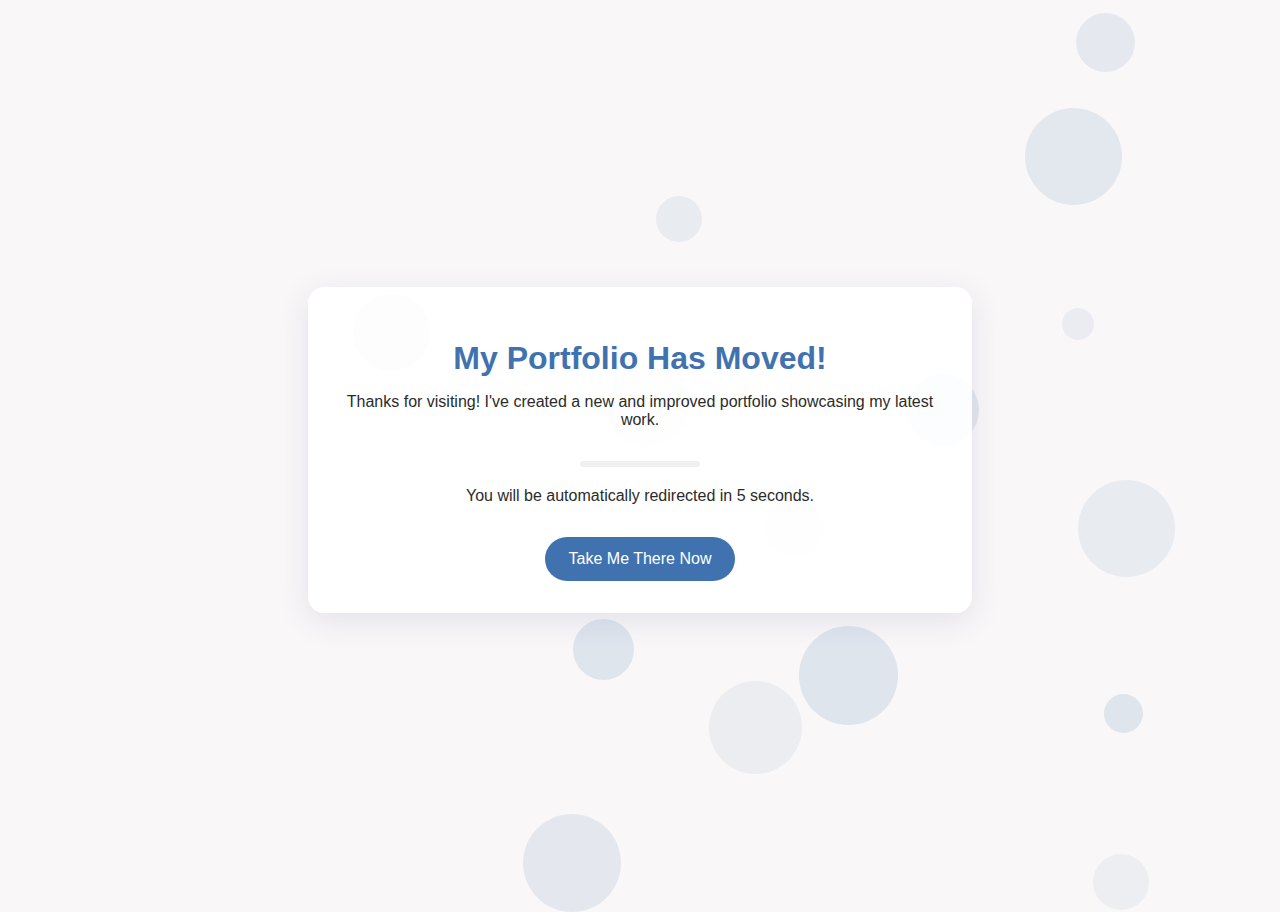
<file: index.html>
<!DOCTYPE html>
<html lang="en">
<head>
    <meta charset="UTF-8">
    <meta name="viewport" content="width=device-width, initial-scale=1.0">
    <title>Redirecting to My New Portfolio</title>
    <style>
        body {
            font-family: 'Segoe UI', Tahoma, Geneva, Verdana, sans-serif;
            background-color: #f9f7f7;
            display: flex;
            justify-content: center;
            align-items: center;
            height: 100vh;
            margin: 0;
            overflow: hidden;
            color: #2b2b2b;
        }

        .container {
            text-align: center;
            position: relative;
            z-index: 1;
            background-color: rgba(255, 255, 255, 0.9);
            padding: 2rem;
            border-radius: 1rem;
            box-shadow: 0 8px 32px rgba(31, 38, 135, 0.1);
            max-width: 600px;
            width: 90%;
        }

        h1 {
            margin-bottom: 1rem;
            color: #3f72af;
        }

        p {
            margin-bottom: 2rem;
        }

        .redirect-button {
            background-color: #3f72af;
            color: white;
            border: none;
            padding: 0.8rem 1.5rem;
            border-radius: 2rem;
            font-size: 1rem;
            cursor: pointer;
            transition: all 0.3s ease;
            text-decoration: none;
            display: inline-block;
        }

        .redirect-button:hover {
            background-color: #112d4e;
            transform: scale(1.05);
        }

        .countdown {
            margin-top: 1.5rem;
            font-size: 1.2rem;
            color: #3f72af;
        }

        .bubble {
            position: absolute;
            background-color: rgba(63, 114, 175, 0.2);
            border-radius: 50%;
            animation: float 8s infinite ease-in-out;
        }

        @keyframes float {
            0%, 100% {
                transform: translateY(0) translateX(0);
            }
            50% {
                transform: translateY(-20px) translateX(15px);
            }
        }

        .loader {
            width: 120px;
            height: 6px;
            background: #f0f0f0;
            margin: 20px auto;
            position: relative;
            overflow: hidden;
            border-radius: 3px;
        }

        .loader:before {
            content: "";
            position: absolute;
            left: -50%;
            height: 6px;
            width: 40%;
            background-color: #3f72af;
            animation: loading 2s linear infinite;
            border-radius: 3px;
        }

        @keyframes loading {
            from {
                left: -50%;
            }
            to {
                left: 100%;
            }
        }
    </style>
</head>
<body>
    <div class="container">
        <h1>My Portfolio Has Moved!</h1>
        <p>Thanks for visiting! I've created a new and improved portfolio showcasing my latest work.</p>
        <div class="loader"></div>
        <p>You will be automatically redirected in <span id="countdown">5</span> seconds.</p>
        <a href="https://kenziegill.framer.website/" id="redirect-link" class="redirect-button">Take Me There Now</a>
    </div>

    <script>
        // Replace this with your new portfolio URL
        const newPortfolioUrl = "https://kenziegill.framer.website/";
        
        // Set the redirect URL
        document.getElementById("redirect-link").href = newPortfolioUrl;
        
        // Create bubbles
        function createBubbles() {
            const numBubbles = 15;
            for (let i = 0; i < numBubbles; i++) {
                const bubble = document.createElement("div");
                bubble.classList.add("bubble");
                
                // Random size between 20px and 100px
                const size = Math.floor(Math.random() * 80) + 20;
                bubble.style.width = `${size}px`;
                bubble.style.height = `${size}px`;
                
                // Random position
                bubble.style.top = `${Math.random() * 100}%`;
                bubble.style.left = `${Math.random() * 100}%`;
                
                // Random animation delay
                bubble.style.animationDelay = `${Math.random() * 5}s`;
                
                // Random opacity
                bubble.style.opacity = Math.random() * 0.6 + 0.1;
                
                document.body.appendChild(bubble);
            }
        }
        
        // Countdown and redirect
        let secondsLeft = 5;
        const countdownElement = document.getElementById("countdown");
        
        function updateCountdown() {
            countdownElement.textContent = secondsLeft;
            
            if (secondsLeft <= 0) {
                window.location.href = newPortfolioUrl;
            } else {
                secondsLeft--;
                setTimeout(updateCountdown, 1000);
            }
        }
        
        // Initialize page
        document.addEventListener("DOMContentLoaded", () => {
            createBubbles();
            updateCountdown();
            
            // In case JavaScript is disabled or errors out, ensure the link works
            document.getElementById("redirect-link").addEventListener("click", function(e) {
                e.preventDefault();
                window.location.href = newPortfolioUrl;
            });
        });
    </script>
</body>
</html>
</file>
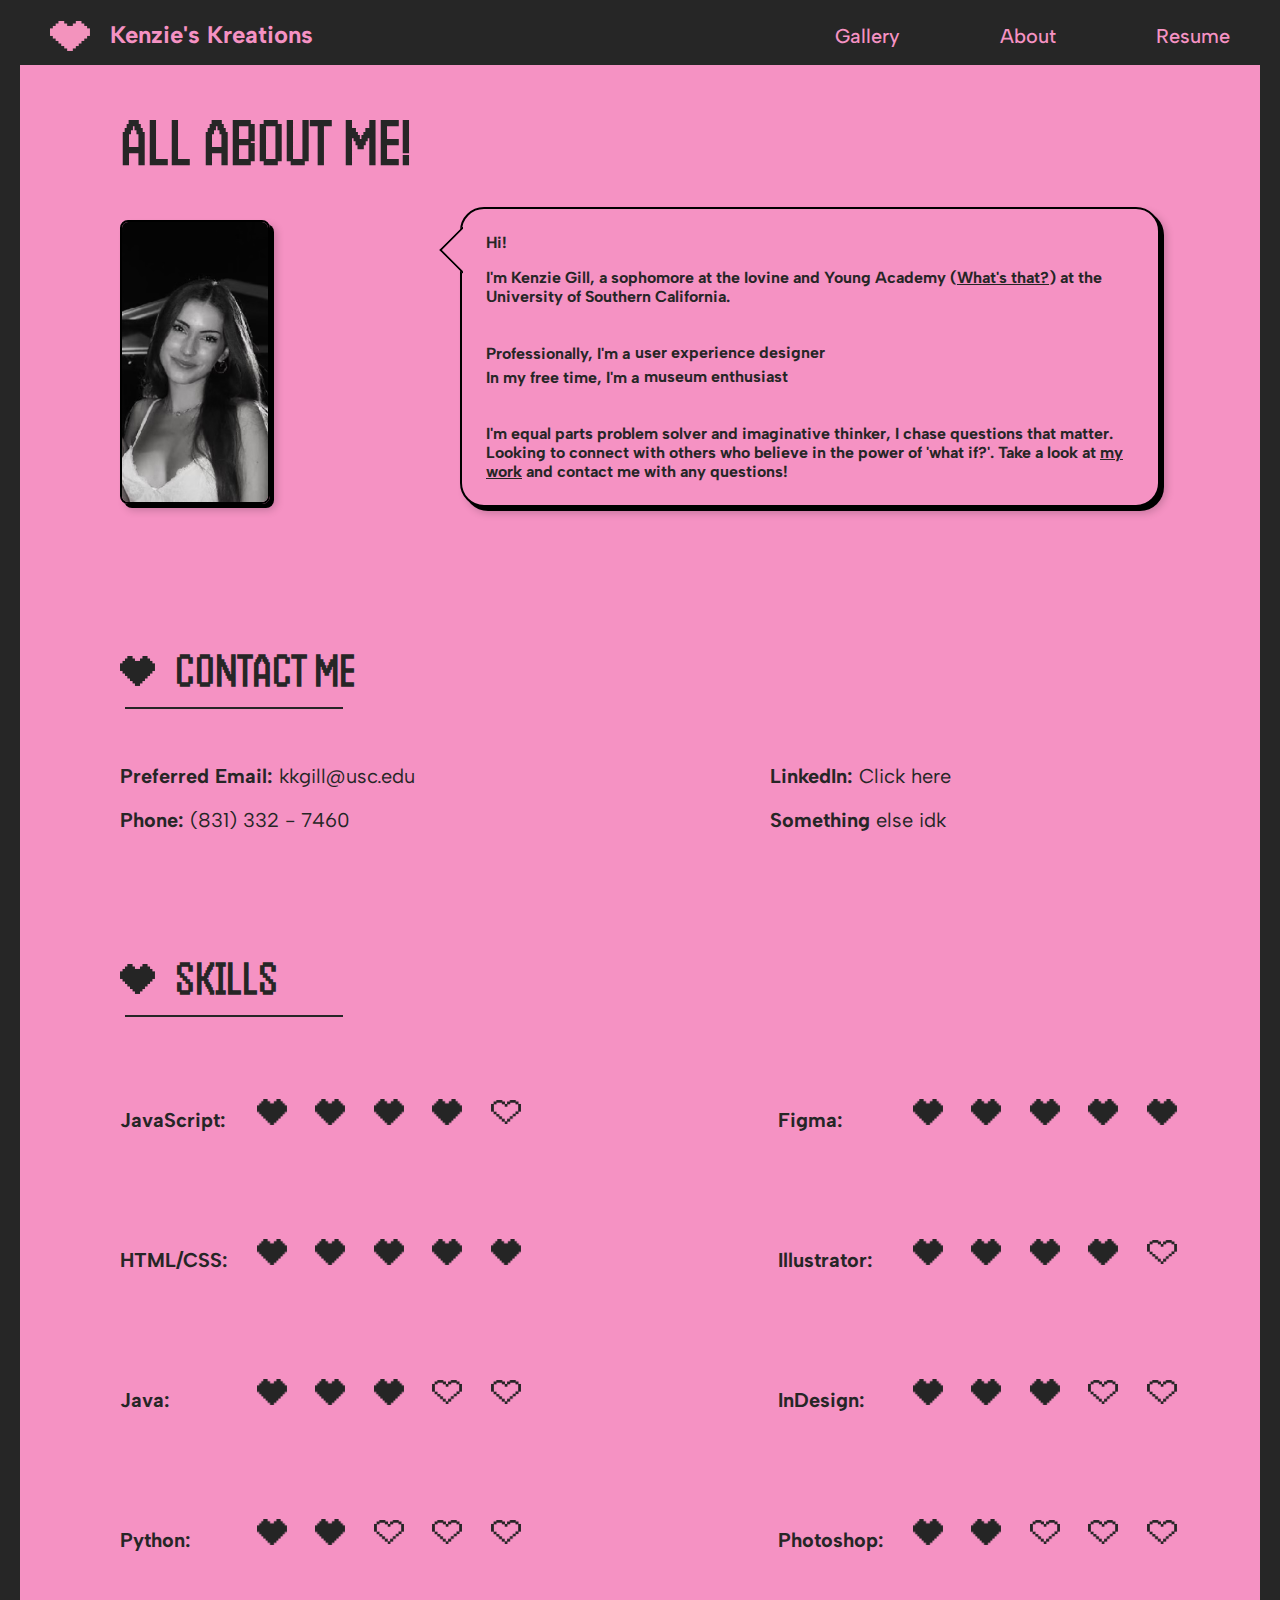
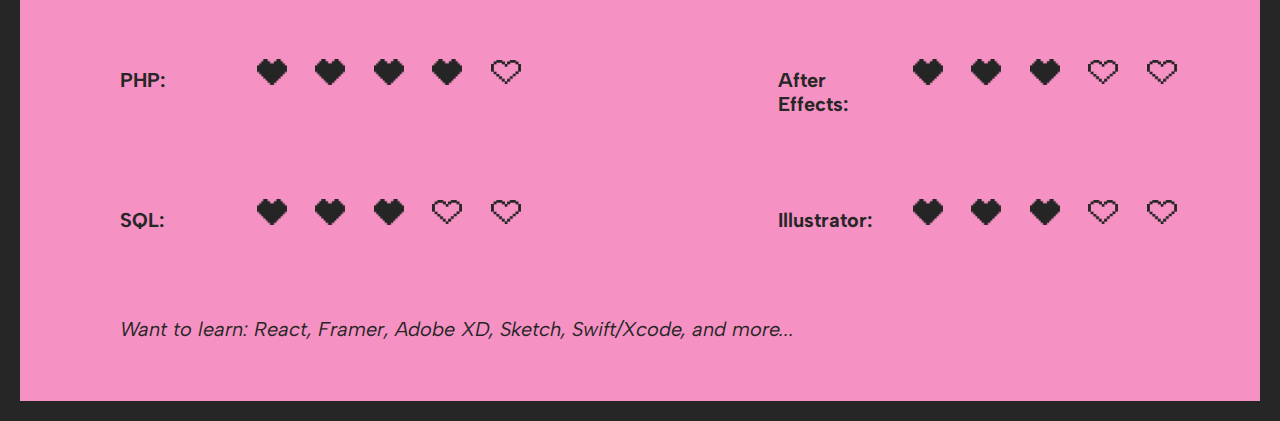
<file: about.html>
<!DOCTYPE html>
<html lang="en">
<head>
    <title>About/Contact Page - Kenzie's Kreations</title>
    <link rel="stylesheet" href="stylepage.css">
</head>
<body>
    <!-- Header Section -->
    <header class="header">

        <a href="landing.html" id="homelink"><div class="logo-title">
            <img src="pinkheart.png" alt="Logo" class="logo">
            <h1>Kenzie's Kreations</h1>
        </div> </a>
        <nav>
            <a href="gallery.html">Gallery</a>
            <a href="about.html">About</a>
            <a href="gallery.html">Resume</a>
        </nav>
    </header>

    <!-- Main Content Section -->
    <div class="content">
        <h2>ALL ABOUT ME!</h2>
        
        <!-- Profile and Introduction Section -->
        <div class="profile">
            <img src="mepic.png" alt="Profile Picture">
            <div class="speech-bubble-container">
                <div class="speech-bubble">
                  <p>Hi!</p>
                  <p>I'm Kenzie Gill, a sophomore at the Iovine and Young Academy (<a href="https://iovine-young.usc.edu/" target="_blank">What's that?</a>) at the University of Southern California.</p>
                  <br>
                  <div class="rotating-text">
                    Professionally, I'm a
                    <span class="word-container">
                        <span class="flip-word">user experience designer</span>
                        <span class="flip-word">front-end developer</span>
                        <span class="flip-word">researcher</span>
                        <span class="flip-word">user interface designer</span>
                        <span class="flip-word">product designer</span>
                        <span class="flip-word">graphic designer</span>
                    </span>
                    </div>    
                <div class="rotating-text">
                    In my free time, I'm a
                    <span class="word-container">
                        <span class="flip-word">museum enthusiast</span>
                        <span class="flip-word">beach volleyball player</span>
                        <span class="flip-word">coffee shope explorer</span>
                        <span class="flip-word">aquarium/zoo goer</span>
                        <span class="flip-word">wanna-be ceramist</span>
                        <span class="flip-word">hiker</span>
                        <span class="flip-word">plant hoarder</span>
                        <span class="flip-word">thrifter</span>
                    </span>
                    </div>  
                    <br>  
                  <p>I'm equal parts problem solver and imaginative thinker, I chase questions that matter. Looking to connect with others who believe in the power of 'what if?'. Take a look at <a href="gallery.html">my work</a> and contact me with any questions!</p>
                </div>
              </div>
        </div>

        <!-- Contact Section -->
        <div class="contact">
            <div class="about-header">
                <img src="blackheart.png">
                <h3>CONTACT ME</h3>
            </div>
            <hr style="margin-bottom: 50px;" color="#262626">
            
            <div class="contact-grid">
                <div class="contact-column">
                    <p class="contact-item"><strong>Preferred Email:</strong> <a href="mailto:kkgill@usc.edu">kkgill@usc.edu</a></p>
                    <p class="contact-item"><strong>Phone:</strong> (831) 332 - 7460</p>
                </div>
                <div class="contact-column">
                    <p class="contact-item"><strong>LinkedIn:</strong> <a href="https://www.linkedin.com/in/kenziebgill/" target="_blank">Click here</a></p>
                    <p class="contact-item"><strong>Something</strong> else idk</p>
                </div>
            </div>
        </div>

        <!-- Skills Section -->
        <div class="skills-section">
            <div class="about-header">
                <img src="blackheart.png">
                <h3>SKILLS</h3>
            </div>
            <hr color="#262626">
            
            <div class="skills">
                <div class="skill">
                    <span class="skill-name">JavaScript:</span>
                    <div class="heart-rating">
                        <img src="blackheart.png" alt="filled heart">
                        <img src="blackheart.png" alt="filled heart">
                        <img src="blackheart.png" alt="filled heart">
                        <img src="blackheart.png" alt="filled heart">
                        <img src="emptyheart.png" alt="empty heart">
                    </div>
                </div>

                <div class="skill">
                    <span class="skill-name">Figma:</span>
                    <div class="heart-rating">
                        <img src="blackheart.png" alt="filled heart">
                        <img src="blackheart.png" alt="filled heart">
                        <img src="blackheart.png" alt="filled heart">
                        <img src="blackheart.png" alt="filled heart">
                        <img src="blackheart.png" alt="filled heart">
                    </div>
                </div>
    
                <div class="skill">
                    <span class="skill-name">HTML/CSS:</span>
                    <div class="heart-rating">
                        <img src="blackheart.png" alt="filled heart">
                        <img src="blackheart.png" alt="filled heart">
                        <img src="blackheart.png" alt="filled heart">
                        <img src="blackheart.png" alt="filled heart">
                        <img src="blackheart.png" alt="filled heart">
                    </div>
                </div>
    
                <div class="skill">
                    <span class="skill-name">Illustrator:</span>
                    <div class="heart-rating">
                        <img src="blackheart.png" alt="filled heart">
                        <img src="blackheart.png" alt="filled heart">
                        <img src="blackheart.png" alt="filled heart">
                        <img src="blackheart.png" alt="filled heart">
                        <img src="emptyheart.png" alt="empty heart">
                    </div>
                </div>

                <div class="skill">
                    <span class="skill-name">Java:</span>
                    <div class="heart-rating">
                        <img src="blackheart.png" alt="filled heart">
                        <img src="blackheart.png" alt="filled heart">
                        <img src="blackheart.png" alt="filled heart">
                        <img src="emptyheart.png" alt="filled heart">
                        <img src="emptyheart.png" alt="empty heart">
                    </div>
                </div>
                <div class="skill">
                    <span class="skill-name">InDesign:</span>
                    <div class="heart-rating">
                        <img src="blackheart.png" alt="filled heart">
                        <img src="blackheart.png" alt="filled heart">
                        <img src="blackheart.png" alt="filled heart">
                        <img src="emptyheart.png" alt="filled heart">
                        <img src="emptyheart.png" alt="empty heart">
                    </div>
                </div>
                <div class="skill">
                    <span class="skill-name">Python:</span>
                    <div class="heart-rating">
                        <img src="blackheart.png" alt="filled heart">
                        <img src="blackheart.png" alt="filled heart">
                        <img src="emptyheart.png" alt="filled heart">
                        <img src="emptyheart.png" alt="filled heart">
                        <img src="emptyheart.png" alt="empty heart">
                    </div>
                </div>
                <div class="skill">
                    <span class="skill-name">Photoshop:</span>
                    <div class="heart-rating">
                        <img src="blackheart.png" alt="filled heart">
                        <img src="blackheart.png" alt="filled heart">
                        <img src="emptyheart.png" alt="filled heart">
                        <img src="emptyheart.png" alt="filled heart">
                        <img src="emptyheart.png" alt="empty heart">
                    </div>
                </div>
                <div class="skill">
                    <span class="skill-name">PHP:</span>
                    <div class="heart-rating">
                        <img src="blackheart.png" alt="filled heart">
                        <img src="blackheart.png" alt="filled heart">
                        <img src="blackheart.png" alt="filled heart">
                        <img src="blackheart.png" alt="filled heart">
                        <img src="emptyheart.png" alt="empty heart">
                    </div>
                </div>
                <div class="skill">
                    <span class="skill-name">After Effects:</span>
                    <div class="heart-rating">
                        <img src="blackheart.png" alt="filled heart">
                        <img src="blackheart.png" alt="filled heart">
                        <img src="blackheart.png" alt="filled heart">
                        <img src="emptyheart.png" alt="filled heart">
                        <img src="emptyheart.png" alt="empty heart">
                    </div>
                </div>
                <div class="skill">
                    <span class="skill-name">SQL:</span>
                    <div class="heart-rating">
                        <img src="blackheart.png" alt="filled heart">
                        <img src="blackheart.png" alt="filled heart">
                        <img src="blackheart.png" alt="filled heart">
                        <img src="emptyheart.png" alt="filled heart">
                        <img src="emptyheart.png" alt="empty heart">
                    </div>
                </div>
                <div class="skill">
                    <span class="skill-name">Illustrator:</span>
                    <div class="heart-rating">
                        <img src="blackheart.png" alt="filled heart">
                        <img src="blackheart.png" alt="filled heart">
                        <img src="blackheart.png" alt="filled heart">
                        <img src="emptyheart.png" alt="filled heart">
                        <img src="emptyheart.png" alt="empty heart">
                    </div>
                </div>
            </div>

            <!-- Add remaining skills similarly -->
        </div>

        <!-- Learn Section -->
        <div class="learn-section">
            <p>Want to learn: React, Framer, Adobe XD, Sketch, Swift/Xcode, and more...</p>
        </div>
    </div>
    <script src="java.js"></script>
</body>
</html>
</file>
<file: stylepage.css>
@import url('https://fonts.googleapis.com/css2?family=Baskervville:ital@0;1&family=Bebas+Neue&family=Cormorant+Garamond:ital,wght@0,300;0,400;0,500;0,600;0,700;1,300;1,400;1,500;1,600;1,700&family=DM+Serif+Display:ital@0;1&family=Handjet:wght@100..900&display=swap');
@import url('https://fonts.googleapis.com/css2?family=Albert+Sans:ital,wght@0,100..900;1,100..900&family=Baskervville:ital@0;1&family=Bebas+Neue&family=Cormorant+Garamond:ital,wght@0,300;0,400;0,500;0,600;0,700;1,300;1,400;1,500;1,600;1,700&family=DM+Serif+Display:ital@0;1&family=Handjet:wght@100..900&display=swap');

:root {
    --pink: #F592C3;
    --black: #262626;
}

body {
    background-color: var(--black);
    margin: 0;
    padding: 20px;
    font-family: "Albert Sans", sans-serif;
    font-weight: bold;

    min-height: 100vh;
    display: flex;
    flex-direction: column;
}

#top-bar{
    width: 100%;
    height: 7px;
}

#main-content {
    flex: 1;
    display: flex;
    flex-direction: column;
    align-items: center;
    padding: 2rem;
    width: 95%;
    margin: auto;
    background-color: var(--pink);
}

.title {
    font-family: "Handjet", sans-serif;
    font-weight: bold;
    font-style: normal;
    font-size: 15rem;
    margin-bottom: 0.5rem;
    letter-spacing: 2px;
}


img{
    width: 60%;
    flex: 1;
    display: flex;
    flex-direction: column;
    align-items: center;
    justify-content: center;
    margin-left: 19%;
    margin-top: 80px;
    margin-bottom: 30px;
}


.roles {
    font-size: 2rem;
    margin: 1.5rem 0;
    letter-spacing: 1px;
    margin-bottom: 50px;
}

.button {
    position: relative;
    padding: 15px 30px;
    background-color: var(--pink);
    border: 2px solid var(--black);
    font-family: Arial, sans-serif;
    font-size: 24px;
    font-weight: bold;
    text-transform: uppercase;
    color: var(--black);
    cursor: pointer;
    text-decoration: none;
    z-index: 3;
    transition: transform 0.2s ease, background-color 0.2s ease;
  }

  .button::before {
    content: '';
    position: absolute;
    top: 4px;
    left: 4px;
    width: 100%;
    height: 100%;
    background-color: var(--black);
    z-index: -1;
    transition: transform 0.2s ease;
  }

  .button::after {
    content: '';
    position: absolute;
    top: 8px;
    left: 8px;
    width: 100%;
    height: 100%;
    background-color: var(--black);
    z-index: -2;
    transition: transform 0.2s ease;
  }

  .button:hover {
    transform: translate(4px, 4px);
    background-color: var(--pink);
  }

  .button:hover::before {
    transform: translate(-2px, -2px);
  }

  .button:hover::after {
    transform: translate(-4px, -4px);
  }

  .button:active {
    transform: translate(8px, 8px);
  }

  .button:active::before {
    transform: translate(-4px, -4px);
  }

  .button:active::after {
    transform: translate(-8px, -8px);
  }

  .arrow {
    display: inline-block;
    margin-left: 10px;
    transition: transform 0.2s ease;
  }

  .button:hover .arrow {
    transform: translateX(5px);
  }

  nav {
    display: flex;
    gap: 50px;
    margin-top: 50px;
    margin-bottom: 50px;
    margin-right:auto;
    margin-left:auto;
  }

  .nav-link-container {
    position: relative;
  }

  .nav-link {
    position: relative;
    padding: 10px 25px;
    background-color: var(--black);
    border: 2px solid var(--pink);
    font-family: Arial, sans-serif;
    font-size: 24px;
    font-weight:lighter;
    text-transform: uppercase;
    color: var(--pink);
    cursor: pointer;
    text-decoration: none;
    z-index: 3;
    transition: transform 0.2s ease, background-color 0.2s ease;
  }

  .nav-link::before {
    content: '';
    position: absolute;
    top: 3px;
    left: 3px;
    width: 100%;
    height: 100%;
    background-color: var(--pink);
    z-index: -1;
    transition: transform 0.2s ease;
  }

  .nav-link::after {
    content: '';
    position: absolute;
    top: 6px;
    left: 6px;
    width: 100%;
    height: 100%;
    background-color: var(--pink);
    z-index: -2;
    transition: transform 0.2s ease;
  }

  .nav-link:hover {
    transform: translate(3px, 3px);
    background-color: var(--black);
  }

  .nav-link:hover::before {
    transform: translate(-2px, -2px);
  }

  .nav-link:hover::after {
    transform: translate(-3px, -3px);
  }

  .nav-link:active {
    transform: translate(8px, 8px);
  }

  .nav-link:active::before {
    transform: translate(-3px, -3px);
  }

  .nav-link:active::after {
    transform: translate(-6px, -6px);
  }

        /* Header */
        .header {
            background-color: var(--black);
            color: var(--pink);
            display: flex;
            justify-content: space-between;
            align-items: center;
        }
        
        .logo-title {
            display: flex;
            align-items: center;
            justify-content: flex-start;
            
        }
        
        .logo {
            width: 40px; 
            height: 30px;
            margin-right: 20px;
            margin-left: 30px;
            margin-top: 0px;
            margin-bottom: 14px;
        }
        
        .header h1 {
            font-size: 1.5em;
            color: var(--pink);
            margin-top: 0px;
        }

        #homelink {
            text-decoration: none;
        }
        
        .header nav {
            display: flex;
            justify-content: flex-end;
            gap: 100px;
            width: 40%;
            margin-top: 0px;
            margin-right: 30px;
            margin-bottom: 14px;
            font-size: 15pt;
        }
        
        .header nav a {
            color: var(--pink);
            text-decoration: none;
            margin-top: 0px;
            font-weight: 500;
        }

        .header nav a:hover{
            text-decoration: underline;
        }

        /* Main Content */
        .content {
            background-color: var(--pink);
            padding: 40px 20px;
            color: var(--black);
        }

        .content h2 {
            font-size: 50pt;
            margin-bottom: 0px;
            font-family: "Handjet", sans-serif;
            font-weight: bold;
            font-style: normal;
            margin-top: 0px;
            margin-left: 80px;
        }

        /* Profile Section */
        .profile {
            display: flex;
            align-items: center;
            gap: 20px;
            margin-bottom: 40px;
        }

        .profile img {
            width: 50px;
            height: 280px;
            border-radius: 8px;
            object-fit: cover;
            margin-left: 80px;
            margin-right: 170px;
            margin-top: 40px;
            border: 2px solid black;
            box-shadow: 
                4px 4px 0 0 rgba(0, 0, 0, 1),
                6px 6px 8px rgba(0, 0, 0, 0.2);
        }

        /* Speech Bubble */
        .speech-bubble-container {
            max-width: 700px;
            margin: 0 auto;
            position: relative;
            margin-right: 80px;
          }
        
          .speech-bubble {
            position: relative;
            background-color: var(--pink);
            padding: 1.5rem;
            border-radius: 1.5rem;
            border: 2px solid black;
            box-shadow: 
              4px 4px 0 0 rgba(0, 0, 0, 1),
              6px 6px 8px rgba(0, 0, 0, 0.2);
          }

          .speech-bubble a{
            color: var(--black)
          }
        
          .speech-bubble::before {
            content: '';
            position: absolute;
            left: -1rem;
            top: 1.5rem;
            width: 2rem;
            height: 2rem;
            background-color: var(--pink);
            transform: rotate(45deg);
            border-left: 2px solid black;
            border-bottom: 2px solid black;
            clip-path: polygon(0 0, 100% 100%, 0 100%);
            box-shadow: -4px 4px 8px rgba(0, 0, 0, 0.2);
          }
        
          .speech-bubble p {
            margin: 1rem 0;
            position: relative;
            z-index: 1;
          }
        
          .speech-bubble p:first-child {
            margin-top: 0;
          }
        
          .speech-bubble p:last-child {
            margin-bottom: 0;
          }
          .rotating-text {
            display: flex;
            align-items: center;
            gap: 0.3em;
        }
        .word-container {
            display: inline-block;
            position: relative;
            height: 1.5em;
            overflow: hidden;
            /* Set min-width to accommodate longest word */
            min-width: 12em;
            line-height: 1.5em;
        }
        .flip-word {
            position: absolute;
            width: 100%;
            opacity: 0;
            transform: translateY(100%);
            transition: transform 0.5s ease, opacity 0.5s ease;
            /* Ensure text doesn't wrap */
            white-space: nowrap;
        }
        .flip-word.active {
            opacity: 1;
            transform: translateY(0);
        }
        .flip-word.exit {
            opacity: 0;
            transform: translateY(-100%);
        }

        /* Contact Section */
        .contact {
            margin-bottom: 30px;
        }

        .contact h3 {
            font-size: 3em;
            font-weight: bold;
            width: 100%;
            margin-bottom: 10px;
            font-family: "Handjet", sans-serif;
            font-weight: bold;
            font-style: normal;
            margin-top: 70px;
        }

        .contact-grid {
            display: grid;
            grid-template-columns: 1fr 1fr;
            gap: 200px;
            max-width: 1100px;
            margin-left: 80px;
            font-weight: normal;
        }

        .contact-item {
            margin: 5px 0;
            margin-bottom: 20px;
            font-size: 15pt;
        }

        .contact-item a {
            color: var(--black);
            text-decoration: none;
        }

        .contact-item a:hover {
            text-decoration: underline;
        }

        /* Skills Section */
        .skills-section {
            max-width:100%;
            margin: 0 auto;
        }

        .about-header {
            display: flex;
            align-items: center;
            justify-content: space-between;
            gap: 20px;
        }

        .about-header img {
            width: 40px;
            height: 30px;
            margin-left: 80px;
            margin-bottom: 20px;
        }
        

        .about-header h3 {
            font-size: 3em;
            font-weight: bold;
            font-family: "Handjet", sans-serif;
            margin-top: 70px;
        }

        .skills-section h3 {
            font-size: 3em;
            font-weight: bold;
            width: 100%;
            margin-bottom: 10px;
            font-family: "Handjet", sans-serif;
            font-weight: bold;
            font-style: normal;
            margin-top: 70px;
        }

        .content hr {
            width: 18%;
            margin-top: 0px;
            margin-left: 85px;
            margin-bottom: 0px;
        }

        .skills {
            display: grid;
            grid-template-columns: repeat(2, 1fr);
            gap: 0px;
            padding-left: 80px;  /* Aligns with the HR margin-left */
            padding-right: 85px;  /* Maintains balance */
        }

        .skill {
            display: flex;
            justify-content: space-between;
            align-items: baseline;
            padding: 0px 0;
            align-content: flex-start;
            margin-top: 0px;
            margin-bottom: 0px;
        }

        .skill-name {
            font-weight: bold;
            margin-right: 0px;
            font-size: 15pt;
        }

        .heart-rating {
            display: flex;
            gap: 0px;
            margin-right: 400px;
        }

        .heart-rating img {
            width: 30px;
            height: 30px;
            object-fit: contain;
        }

        /* Footer Section */
        .learn-section {
            margin-top: 30px;
            font-style: italic;
            font-size: 15pt;
            margin-top: 60px;
            margin-left: 80px;
            font-weight: normal;
        }


/* Basic reset and styling */
  .navbar {
    display: flex;
    justify-content: space-between;
    align-items: center;
    padding: 20px;
    background-color: var(--black); /* Dark header background */
  }
  
  .logo {
    color: var(--pink); /* Pink text */
    font-size: 24px;
  }
  
  .navbar a {
    color: var(--pink);
    text-decoration: none;
    margin-left: 20px;
    font-size: 16px;
  }
  
  .gallery-container {
    padding: 40px;
    text-align: center;
    
  }
  
  .gallery-title {
    font-size: 36px;
    color: var(--black);
    text-align: left;
    margin-top: 0px;
  }
  
  .gallery-subtitle {
    font-size: 30pt;
    color: var(--black);
    margin-bottom: 20px;
    text-align: left;
    margin-left: 80px;
    font-family: "Handjet", sans-serif;
    font-weight: bold;
    font-style: normal;
    margin-top: 15px;
  }
  
  .card-container {
    display: flex;
    flex-wrap: wrap;
    gap: 20px;
    justify-content: center;
  }
  
  .card {
    width: 400px;
    background-color: #fff;
    box-shadow: 
              4px 4px 0 0 rgba(0, 0, 0, 1),
              6px 6px 8px rgba(0, 0, 0, 0.2);
    transition: transform 0.2s;
    overflow: hidden;
  }
  
  .card:hover {
    transform: translateY(-10px);
  }
  
  .card-image img {
    width: 300px;
    filter: grayscale(100%);
    transition: filter 0.3s ease;
    margin: auto;
    margin-top: 15px;
  }
  
  .card:hover .card-image img {
    filter: grayscale(0%);
  }
  
  .card-content {
    padding: 15px;
    text-align: left;
  }
  
  .card-content h4 {
    font-size: 18px;
    color: var(--black);
    margin-bottom: 5px;
  }
  
  .card-content p {
    font-size: 14px;
    color: var(--black);
    margin-bottom: 10px;
  }
  
  .learn-more {
    font-size: 14px;
    color: var(--pink);
    text-decoration: none;
  }
  
  .learn-more:hover {
    text-decoration: underline;
  }
</file>
